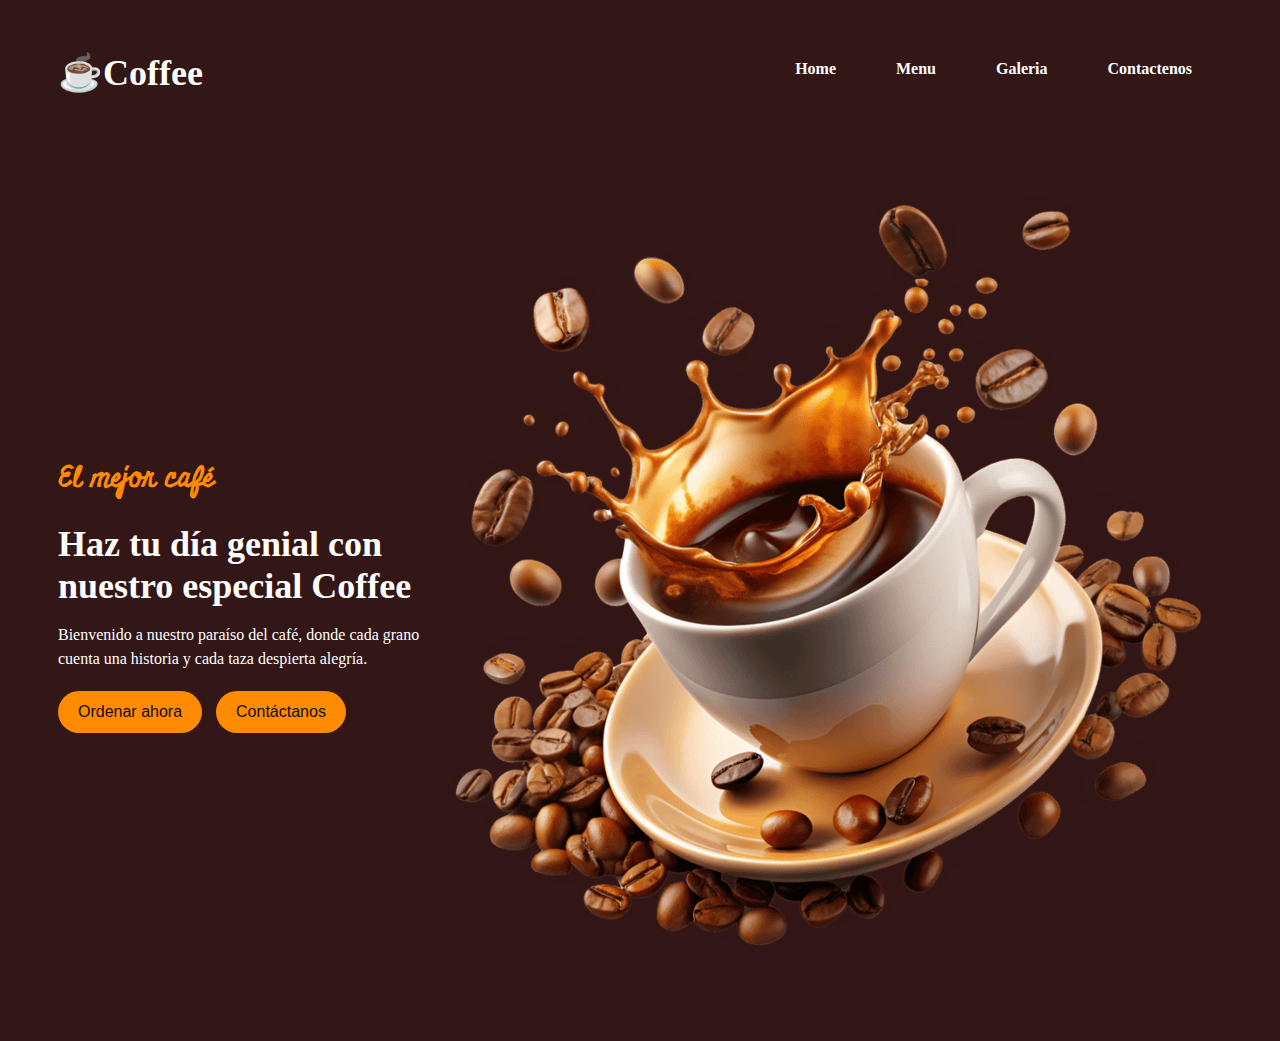
<file: index.html>
<!DOCTYPE html>
<html lang="en">
<head>
    <meta charset="UTF-8">
    <meta name="viewport" content="width=device-width, initial-scale=1.0">
    <link rel="stylesheet" href="./css/style.css">
    <title>Tienda</title>
</head>
<body>
    <div class="header">
  <header>
    <div class="logo">
    <h1>☕Coffee</h1>
    </div>
    <nav class="nav">
      <ul>
        <li><a href="./index.html">Home</a></li>
        <li><a href="./menu.html">Menu</a></li>
        <li><a href="./galeria.html">Galeria</a></li>
        <li><a href="./contactenos.html">Contactenos</a></li>
      </ul>
    </nav>
  </header>
  <section class="home">
        <div class="texto">
            <h3>El mejor café</h3>
            <h1>Haz tu día genial con nuestro especial Coffee</h1>
            <p>Bienvenido a nuestro paraíso del café, donde cada grano cuenta una historia y cada taza despierta alegría.</p>
            <div class="buttons">
                <button>Ordenar ahora</button>
                <button>Contáctanos</button>
            </div>
        </div>
        <div class="imagen">
            <img src="./img/coffee-hero-section.png" alt="Café">
        </div>
  </section>
</body>
</html>
  </section>
</div>
</body>
</html>
</file>
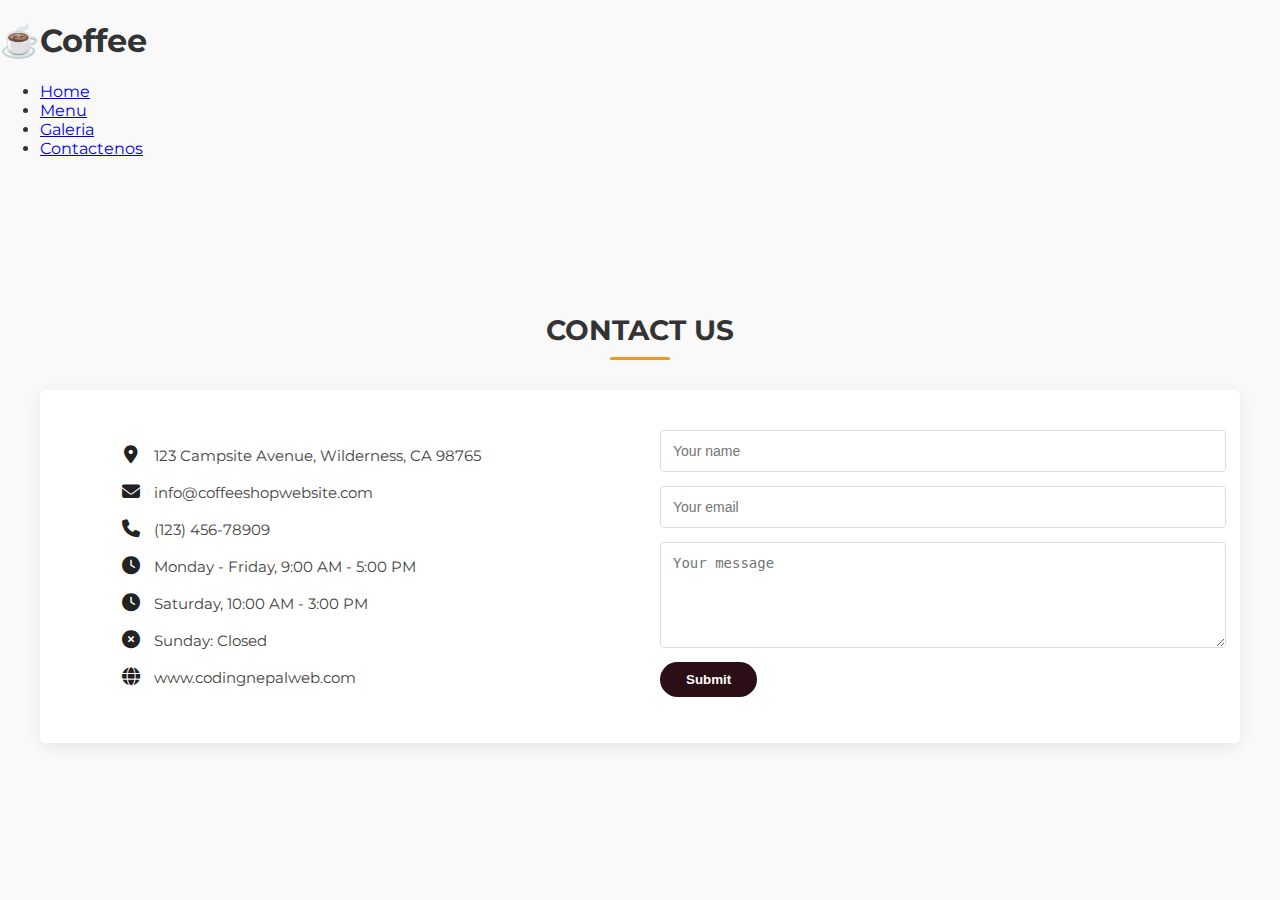
<file: contactenos.html>
<!DOCTYPE html>
<html lang="es">
<head>
  <meta charset="UTF-8">
  <meta name="viewport" content="width=device-width, initial-scale=1.0">
  <title>Página de contacto</title>
  <link rel="stylesheet" href="./css/contactenos.css">

  <link href="https://fonts.googleapis.com/css2?family=Montserrat:wght@400;600;700&display=swap" rel="stylesheet">

  <link rel="stylesheet" href="https://cdnjs.cloudflare.com/ajax/libs/font-awesome/6.5.0/css/all.min.css">
</head>
 <header>
    <div class="logo">
    <h1>☕Coffee</h1>
    </div>
    <nav class="nav">
      <ul>
        <li><a href="./index.html">Home</a></li>
        <li><a href="./menu.html">Menu</a></li>
        <li><a href="./galeria.html">Galeria</a></li>
        <li><a href="./contactenos.html">Contactenos</a></li>
      </ul>
    </nav>
 </header>
<body>
  <section class="contact-section">
    <h1 class="page-title">CONTACT US</h1>

    <div class="contact-card">
      <div class="contact-left">
        <ul class="contact-list">
          <li>
            <i class="fa-solid fa-location-dot"></i>
            <span>123 Campsite Avenue, Wilderness, CA 98765</span>
          </li>
          <li>
            <i class="fa-solid fa-envelope"></i>
            <span>info@coffeeshopwebsite.com</span>
          </li>
          <li>
            <i class="fa-solid fa-phone"></i>
            <span>(123) 456-78909</span>
          </li>
          <li>
            <i class="fa-solid fa-clock"></i>
            <span>Monday - Friday, 9:00 AM - 5:00 PM</span>
          </li>
          <li>
            <i class="fa-solid fa-clock"></i>
            <span>Saturday, 10:00 AM - 3:00 PM</span>
          </li>
          <li>
            <i class="fa-solid fa-circle-xmark"></i>
            <span>Sunday: Closed</span>
          </li>
          <li>
            <i class="fa-solid fa-globe"></i>
            <span>www.codingnepalweb.com</span>
          </li>
        </ul>
      </div>

      <div class="contact-right">
        <form class="contact-form" action="#" method="post">
          <input type="text" name="name" placeholder="Your name" required>
          <input type="email" name="email" placeholder="Your email" required>
          <textarea name="message" rows="5" placeholder="Your message" required></textarea>
          <button type="submit" class="btn">Submit</button>
        </form>
      </div>
    </div>
  </section>

</body>
</html>
</file>
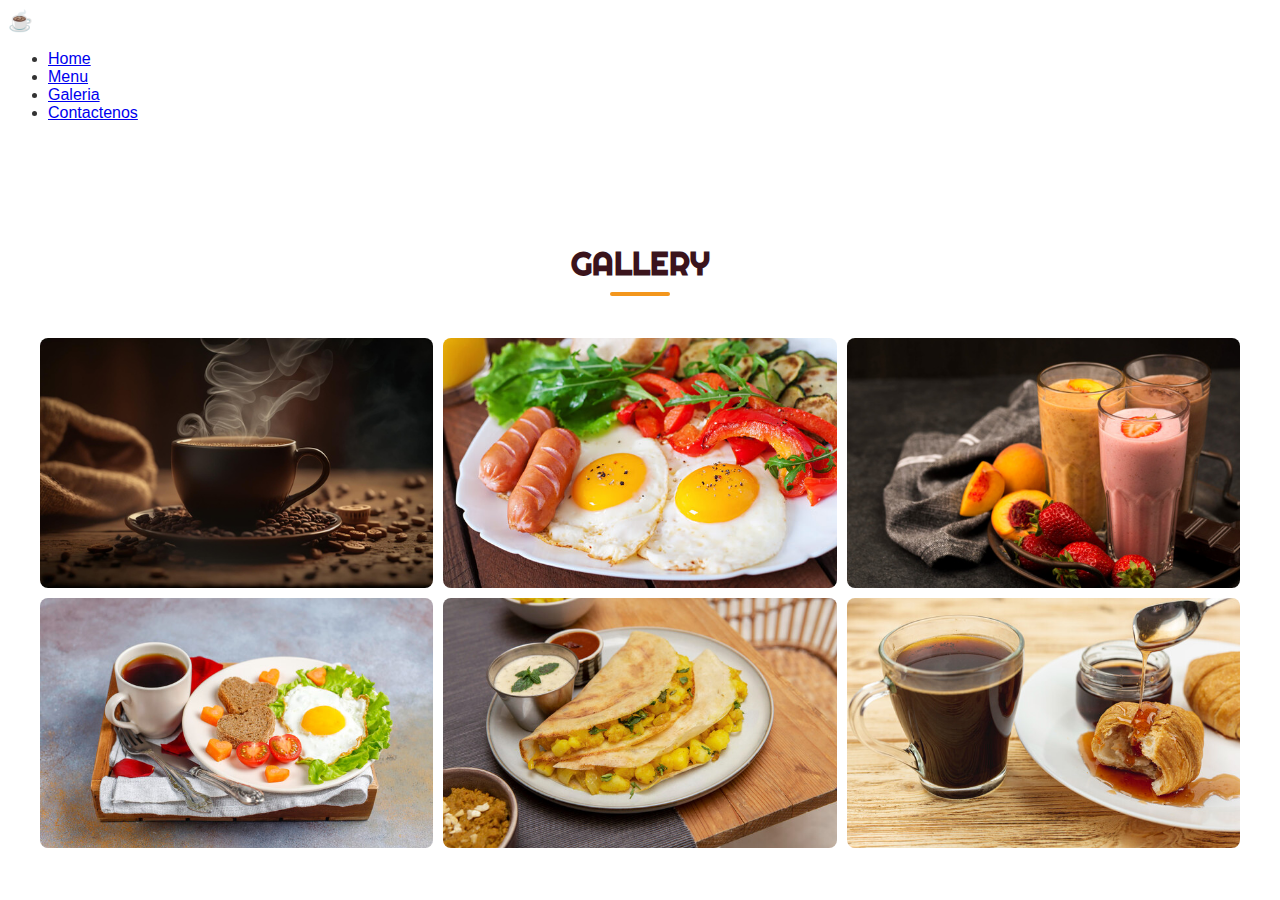
<file: galeria.html>
<!DOCTYPE html>
<html lang="en">
<head>
    <meta charset="UTF-8">
    <meta name="viewport" content="width=device-width, initial-scale=1.0">
    <link rel="stylesheet" href="./css/galeria.css">
    <title>Document</title>
</head>
<div class="container-header">
            <div class="logo">
                <a href="#">☕Coffee</a>
            </div>
        <nav class="nav">
            <ul>
                <li><a href="./index.html">Home</a></li>
                <li><a href="./menu.html">Menu</a></li>
                <li><a href="./galeria.html">Galeria</a></li>
                <li><a href="./contactenos.html">Contactenos</a></li>
           </ul>
        </nav>
    </div>
<body>
    <h1>GALLERY</h1>
    <div class="nada"></div>
    <section class="galeria">
        <img src="img/gallery-1.jpg" alt="" cla>
        <img src="img/gallery-2.jpg" alt="">
        <img src="img/gallery-3.jpg" alt="">
        <img src="img/gallery-4.jpg" alt="">
        <img src="img/gallery-5.jpg" alt="">
        <img src="img/gallery-6.jpg" alt="">

    </section>
    
</body>
</html>
</file>
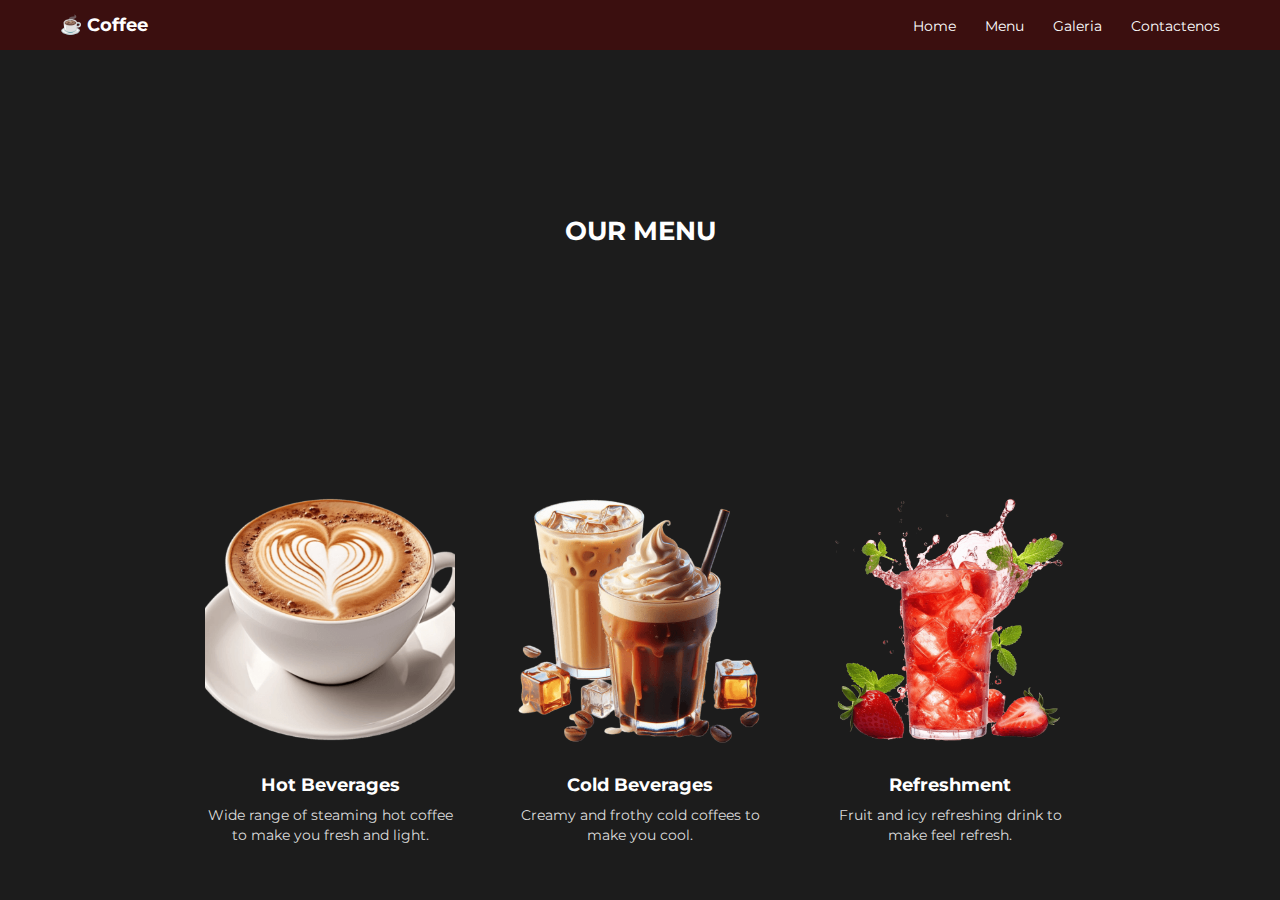
<file: menu.html>
<!DOCTYPE html>
<html lang="es">
<head>
  <meta charset="UTF-8">
  <meta name="viewport" content="width=device-width, initial-scale=1.0">
  <title>Coffee</title>
  <link href="https://fonts.googleapis.com/css2?family=Montserrat:wght@400;600;700&display=swap" rel="stylesheet">
  <link rel="stylesheet" href="./css/menu.css">
</head>
<body>

  <header class="header">
    <div class="logo">☕ Coffee</div>
    <nav class="nav">
      <a href="./index.html">Home</a>
      <a href="./menu.html">Menu</a>
      <a href="./galeria.html">Galeria</a>
      <a href="./contactenos.html">Contactenos</a>
    </nav>
  </header>

  <section class="menu">
    <h2>OUR MENU</h2>
    <div class="menu-items">
      <div class="item">
        <img src="./img/hot-beverages.png" alt="Hot Beverages">
        <h3>Hot Beverages</h3>
        <p>Wide range of steaming hot coffee to make you fresh and light.</p>
      </div>
      <div class="item">
        <img src="./img/cold-beverages.png" alt="Cold Beverages">
        <h3>Cold Beverages</h3>
        <p>Creamy and frothy cold coffees to make you cool.</p>
      </div>
      <div class="item">
        <img src="./img/refreshment.png" alt="Refreshment">
        <h3>Refreshment</h3>
        <p>Fruit and icy refreshing drink to make feel refresh.</p>
      </div>
    </div>
  </section>

</body>
</html>
</file>
<file: css/style.css>
@import url('https://fonts.googleapis.com/css2?family=Miniver&family=Righteous&display=swap');

body {
    background-color: #331616;
    color: white;
}

header {
    display: flex;
    justify-content: space-between;
    align-items: center;
    padding: 20px 50px;
}

.logo h1 {
    text-decoration: none;
}

header h2 {
    font-size: 24px;
}

nav ul {
    display: flex;
    list-style: none;
   
}

nav ul li {
    margin: 0 15px;
    
}

nav ul li a {
    color: white;
    text-decoration: none;
    font-weight: bold;
    transition: 0.3s;
    padding: 10px 15px;
    border-radius: 25px;
}

nav ul li a:hover {
    color: #030303;
    background-color: #e67600;
    transition: background-color 0.3s, color 0.3s;

}

.home {
    display: flex;
    justify-content: space-between;
    align-items: center;
    padding: 50px;
     
}

.home-text {
    max-width: 50%;
   
}

h3 {
    font-size: 28px;
    color: #ff8c00;
    margin-bottom: 10px;
    font-family: Miniver, sans-serif;
}

h1 {
    font-size: 36px;
    margin-bottom: 15px;
}

p {
    margin-bottom: 20px;
    line-height: 1.5;
}

.buttons button {
    background-color: #ff8c00;
    border: none;
    padding: 12px 20px;
    margin-right: 10px;
    color: rgb(14, 13, 13);
    font-size: 16px;
    border-radius: 25px;
    cursor: pointer;
    transition: 0.3s;
}

.buttons button:hover {
    background-color: #e67600;
}

.home-img img {
    width: 400px;
}
</file>
<file: css/contactenos.css>
@import url('https://fonts.googleapis.com/css2?family=Righteous&family=Montserrat:wght@400;600;700&display=swap');

:root {
  --header-bg: #3b141c;
  --accent: #f3961c;
  --accent-hover: #e67600;
  --text-dark: #333;
}

body {
  font-family: "Montserrat", sans-serif;
  background: #f9f9f9;
  color: var(--text-dark);
  padding: 0;
  margin: 0;
}

/* ---------- HEADER ---------- */
.contenedor-header {
  background: var(--header-bg);
  position: fixed;
  top: 0; left: 0;
  width: 100%;
  z-index: 99;
}
.contenedor-header header {
  max-width: 1200px;
  margin: 0 auto;
  display: flex;
  align-items: center;
  justify-content: space-between;
  padding: 12px 20px;
}
.logo a {
  font-family: 'Righteous', cursive;
  color: #fff;
  text-decoration: none;
  font-size: 20px;
}
.navegacion ul {
  display: flex;
  gap: 24px;
  list-style: none;
  font-size: 15px;
}
.navegacion a {
  color: #fff;
  text-decoration: none;
  padding: 10px 14px;
  border-radius: 20px;
  transition: background 0.3s, color 0.3s;
}
.navegacion a:hover,
.navegacion a.activo {
  background: var(--accent);
  color: #1f0b07;
}

/* ---------- MENÚ RESPONSIVO ---------- */
.menu-checkbox {
  display: none;
}
.menu-toggle {
  display: none;
  font-size: 26px;
  color: var(--accent);
  cursor: pointer;
  margin-left: 500px;
}

@media (max-width: 768px) {
  .navegacion ul {
    flex-direction: column;
    background: var(--header-bg);
    position: absolute;
    top: 70px;
    right: 0;
    width: 220px;
    display: none;
    padding: 20px;
    border-radius: 6px;
    gap: 18px;
  }
  .menu-checkbox:checked ~ .navegacion ul {
    display: flex;
  }
  .menu-toggle {
    display: block;
  }
}

/* ---------- CONTACT SECTION ---------- */
.contact-section {
  padding: 120px 40px 40px; /* espacio extra arriba por el header fijo */
}

.page-title {
  text-align: center;
  font-size: 28px;
  font-weight: 700;
  margin-bottom: 30px;
  position: relative;
}
.page-title::after {
  content: "";
  display: block;
  width: 60px;
  height: 3px;
  background: var(--accent);
  margin: 10px auto 0;
  border-radius: 2px;
}

.contact-card {
  display: grid;
  grid-template-columns: 1fr 1fr;
  gap: 40px;
  align-items: start;
  background: #fff;
  padding: 40px;
  border-radius: 6px;
  box-shadow: 0 4px 16px rgba(0,0,0,0.08);
}
.contact-list {
  list-style: none;
  display: flex;
  flex-direction: column;
  gap: 18px;
}
.contact-list li {
  display: flex;
  align-items: center;
  gap: 12px;
  font-size: 15px;
  color: #444;
}
.contact-list i {
  font-size: 18px;
  color: #222;
  min-width: 22px;
  text-align: center;
}
.contact-form {
  display: flex;
  flex-direction: column;
  gap: 14px;
}
.contact-form input,
.contact-form textarea {
  width: 100%;
  padding: 12px;
  border: 1px solid #ddd;
  border-radius: 4px;
  font-size: 14px;
}
.contact-form input:focus,
.contact-form textarea:focus {
  border-color: var(--accent);
  outline: none;
}
.btn {
  align-self: flex-start;
  padding: 10px 26px;
  border: none;
  border-radius: 20px;
  background: #2b0e16;
  color: #fff;
  font-weight: 600;
  cursor: pointer;
}
.btn:hover {
  background: #501f30;
}

@media (max-width: 800px) {
  .contact-card {
    grid-template-columns: 1fr;
    gap: 24px;
  }
}
</file>
<file: css/galeria.css>
@import url('https://fonts.googleapis.com/css2?family=Miniver&family=Righteous&display=swap');

:root{
  --bg-page: #fff;
  --header-bg: #3b141c;
  --accent: #f3961c;
  --accent-hover: #e67600;
  --muted: #cfcfcf;
}

body{
  background: var(--bg-page);
  color:#333;
  font-family: "Work Sans", Arial, sans-serif;
}

.contenedor-header{
  background: var(--header-bg);
  position: fixed;
  top:0;left:0;width:100%;z-index:99;
}
.contenedor-header header{
  max-width:1200px;
  margin:0 auto;
  display:flex;
  align-items:center;
  justify-content:space-between;
  padding:12px 20px;
}
.logo a{
  font-family:'Righteous',cursive;
  color:#fff;
  text-decoration:none;
  font-size:20px;
}
.navegacion ul{
  display:flex;
  gap:24px;
  list-style:none;
}
.navegacion a{
  color:#fff;
  text-decoration:none;
  padding:10px 14px;
  border-radius:20px;
  transition:transform .18s, background .18s;
}
.navegacion a:hover,
.navegacion a.activo{
  background:var(--accent);
  color:#1f0b07;
}

/* ---------- TITULO ---------- */
h1{
  color: var(--header-bg);
  text-align: center;
  padding:100px 20px 20px; /* espacio extra para que no tape el header fijo */
  font-family: 'Righteous', cursive;
}
h1::after{
  content: "";               
  display: block; 
  width: 60px;               
  height: 4px;               
  background-color: var(--accent);
  margin: 8px auto 0;        
  border-radius: 2px;    
}

/* ---------- GALERÍA ---------- */
.galeria {
  display: grid; 
  grid-template-columns: repeat(3, 1fr); 
  gap: 10px;
  margin: 20px auto;
  max-width: 1200px; 
}
.galeria img {
  width: 100%;
  height: 250px; 
  object-fit: cover; 
  border-radius: 8px; 
}

/* ---------- MENÚ RESPONSIVO ---------- */
.menu-checkbox {
  display: none;
}

.menu-toggle {
  display: none;
  font-size: 26px;
  color: var(--accent);
  cursor: pointer;
  margin-left: 500px;
}

@media (max-width: 768px) {
  .navegacion ul {
    flex-direction: column;
    background: var(--header-bg);
    position: absolute;
    top: 70px;
    right: 0;
    width: 220px;
    display: none;
    padding: 20px;
    border-radius: 6px;
    gap: 18px;
  }

  .menu-checkbox:checked ~ .navegacion ul {
    display: flex;
  }

  .menu-toggle {
    display: block;
  }

  .galeria {
    grid-template-columns: 1fr 1fr; /* 2 columnas en móviles */
  }
}

@media (max-width: 480px) {
  .galeria {
    grid-template-columns: 1fr; /* 1 columna en pantallas muy pequeñas */
  }
}
</file>
<file: css/menu.css>
@import url('https://fonts.googleapis.com/css2?family=Miniver&family=Righteous&display=swap');


* {
  margin: 0;
  padding: 0;
  box-sizing: border-box;
}

body {
  height: 100%;
  font-family: 'Montserrat', sans-serif;
}

.header {
  position: fixed;         
  top: 0;
  left: 0;
  width: 100%;
  background: #3b0f0f;
  color: #fff;
  display: flex;
  justify-content: space-between;
  align-items: center;
  padding: 14px 60px;
  z-index: 1000;
}

.logo {
  font-weight: 700;
  font-size: 18px;
}

.nav a {
  color: #fff;
  text-decoration: none;
  margin-left: 25px;
  font-size: 14px;
  transition: 0.3s;
}

.nav a:hover {
  color: #f1c40f;
}

.nav a.active {
  background: #f39c12;
  padding: 6px 12px;
  border-radius: 20px;
  color: #fff;
}


.menu {
  background: #1c1c1c;
  color: #fff;
  text-align: center;
  height: 100vh;                 
  display: flex;
  flex-direction: column;
  justify-content: center;
  align-items: center;
  padding-top: 80px;             
  box-sizing: border-box;
}

h2 {
  font-size: 26px;
  margin-bottom: 40px;
  margin: 80px;
  height: 200px;
}

.menu-items {
  display: flex;
  justify-content: center;
  gap: 60px;
  flex-wrap: wrap;
}

.item {
  max-width: 250px;
}

img {
  width: 250px;
  height: 250px;
  object-fit: cover;
  margin-bottom: 25px;
}

h3 {
  font-size: 18px;
  margin-bottom: 10px;
}

p {
  font-size: 14px;
  color: #dcdcdc;
  line-height: 1.4;
}
</file>
